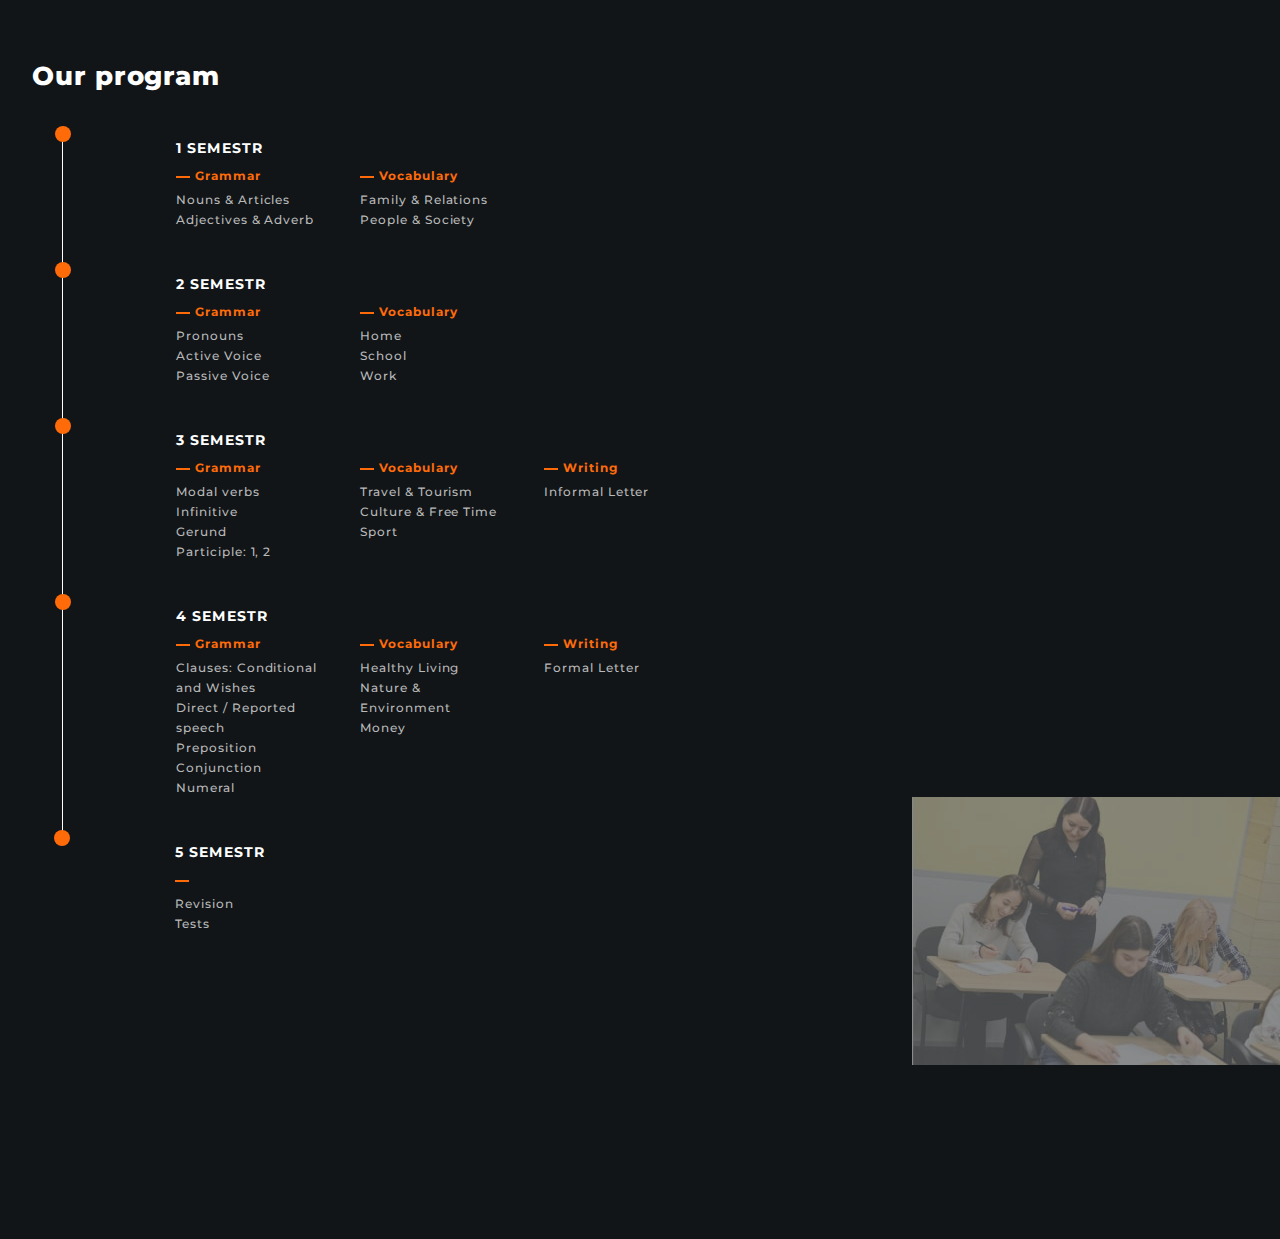
<file: index.html>
<!DOCTYPE html>
<html lang="en">

<head>
  <meta charset="UTF-8">
  <meta http-equiv="X-UA-Compatible" content="IE=edge">
  <meta name="viewport" content="width=device-width, initial-scale=1.0">
  <link rel="preconnect" href="https://fonts.googleapis.com">
  <link rel="preconnect" href="https://fonts.gstatic.com" crossorigin>
  <link href="https://fonts.googleapis.com/css2?family=Montserrat:wght@500;700;800&display=swap" rel="stylesheet">
  <link rel="stylesheet" href="./css/main.css" />
  <title>Document</title>
</head>

<body>
  <section class="program">
    <div class="conteiner__program">
      <h2 class="section-title">Our program</h2>

      <ul class="program-list">
        <li class="program-list__item">
          <h3 class="semestr-list__title">
            <span class="semestr-list__numbers">1</span> semestr
          </h3>
          <ul class="semestr-list">
            <li class="semestr-list__item">
              <h4 class="grammar">Grammar</h4>
              <ul class="grammar-list">
                <li>
                  <p class="grammar-list__item">Nouns & Articles</p>
                </li>
                <li>
                  <p class="grammar-list__item">Adjectives & Adverb</p>
                </li>
              </ul>
            </li>
            <li class="semestr-list__item">
              <h4 class="vocabulary">Vocabulary</h4>
              <ul class="vocabulary-list">
                <li>
                  <p class="vocabulary-list__item">Family & Relations</p>
                </li>
                <li>
                  <p class="vocabulary-list__item">People & Society</p>
                </li>
              </ul>
            </li>
          </ul>
        </li>

        <li class="program-list__item">
          <h3 class="semestr-list__title">
            <span class="semestr-list__numbers">2</span> semestr
          </h3>
          <ul class="semestr-list">
            <li class="semestr-list__item">

              <h4 class="grammar">Grammar</h4>
              <ul class="grammar-list">
                <li>
                  <p class="grammar-list__item">Pronouns</p>
                </li>
                <li>
                  <p class="grammar-list__item">Active Voice</p>
                </li>
                <li>
                  <p class="grammar-list__item">Passive Voice</p>
                </li>
              </ul>
            </li>
            <li class="semestr-list__item">
              <h4 class="vocabulary">Vocabulary</h4>
              <ul class="vocabulary-list">
                <li>
                  <p class="vocabulary-list__item">Home</p>
                </li>
                <li>
                  <p class="vocabulary-list__item">School</p>
                </li>
                <li>
                  <p class="vocabulary-list__item">Work</p>
                </li>
              </ul>
            </li>
          </ul>
        </li>

        <li class="program-list__item">
          <h3 class="semestr-list__title">
            <span class="semestr-list__numbers">3</span> semestr
          </h3>
          <ul class="semestr-list">
            <li class="semestr-list__item">
              <h4 class="grammar">Grammar</h4>
              <ul class="grammar-list">
                <li>
                  <p class="grammar-list__item">Modal verbs</p>
                </li>
                <li>
                  <p class="grammar-list__item">Infinitive</p>
                </li>
                <li>
                  <p class="grammar-list__item">Gerund</p>
                </li>
                <li>
                  <p class="grammar-list__item">Participle: 1, 2</p>
                </li>
              </ul>
            </li>
            <li class="semestr-list__item">
              <h4 class="vocabulary">Vocabulary</h4>
              <ul class="vocabulary-list">
                <li>
                  <p class="vocabulary-list__item">Travel & Tourism
                </li>
                <li>
                  <p class="vocabulary-list__item">Culture & Free Time</p>
                </li>
                <li>
                  <p class="vocabulary-list__item">Sport</p>
                </li>
              </ul>
            </li>
            <li class="semestr-list__item">
              <h4 class="writing">Writing</h4>
              <ul class="writing-list">
                <li>
                  <p class="writing-list__item">Informal Letter</p>
                </li>
              </ul>
            </li>
          </ul>
        </li>

        <li class="program-list__item">
          <h3 class="semestr-list__title">
            <span class="semestr-list__numbers">4</span> semestr
          </h3>
          <ul class="semestr-list">
            <li class="semestr-list__item">
              <h4 class="grammar">Grammar</h4>
              <ul class="grammar-list">
                <li>
                  <p class="grammar-list__item">Clauses: Conditional and Wishes</p>
                </li>
                <li>
                  <p class="grammar-list__item">Direct / Reported speech</p>
                </li>
                <li>
                  <p class="grammar-list__item">Preposition</p>
                </li>
                <li>
                  <p class="grammar-list__item">Conjunction</p>
                </li>
                <li>
                  <p class="grammar-list__item">Numeral</p>
                </li>
              </ul>
            </li>
            <li class="semestr-list__item">
              <h4 class="vocabulary">Vocabulary</h4>
              <ul class="vocabulary-list">
                <li>
                  <p class="vocabulary-list__item">Healthy Living
                </li>
                <li>
                  <p class="vocabulary-list__item">Nature & Environment</p>
                </li>
                <li>
                  <p class="vocabulary-list__item">Money</p>
                </li>
              </ul>
            </li>
            <li class="semestr-list__item">
              <h4 class="writing">Writing</h4>
              <ul class="writing-list">
                <li>
                  <p class="writing-list__item">Formal Letter</p>
                </li>
              </ul>
            </li>
          </ul>
        </li>

        <li class="program-list__item">
          <h3 class="semestr-list__title">
            <span class="semestr-list__numbers">5</span> semestr
          </h3>
          <ul class="semestr-list">
            <li class="semestr-list__item">
              <h4 class="grammar"></h4>
              <ul class="grammar-list">
                <li>
                  <p class="grammar-list__item">Revision</p>
                </li>
                <li>
                  <p class="grammar-list__item">Tests</p>
                </li>
          </ul>
        </li>
      </ul>
      </li>
      </ul>
    </div>
  </section>
</body>

</html>
</file>
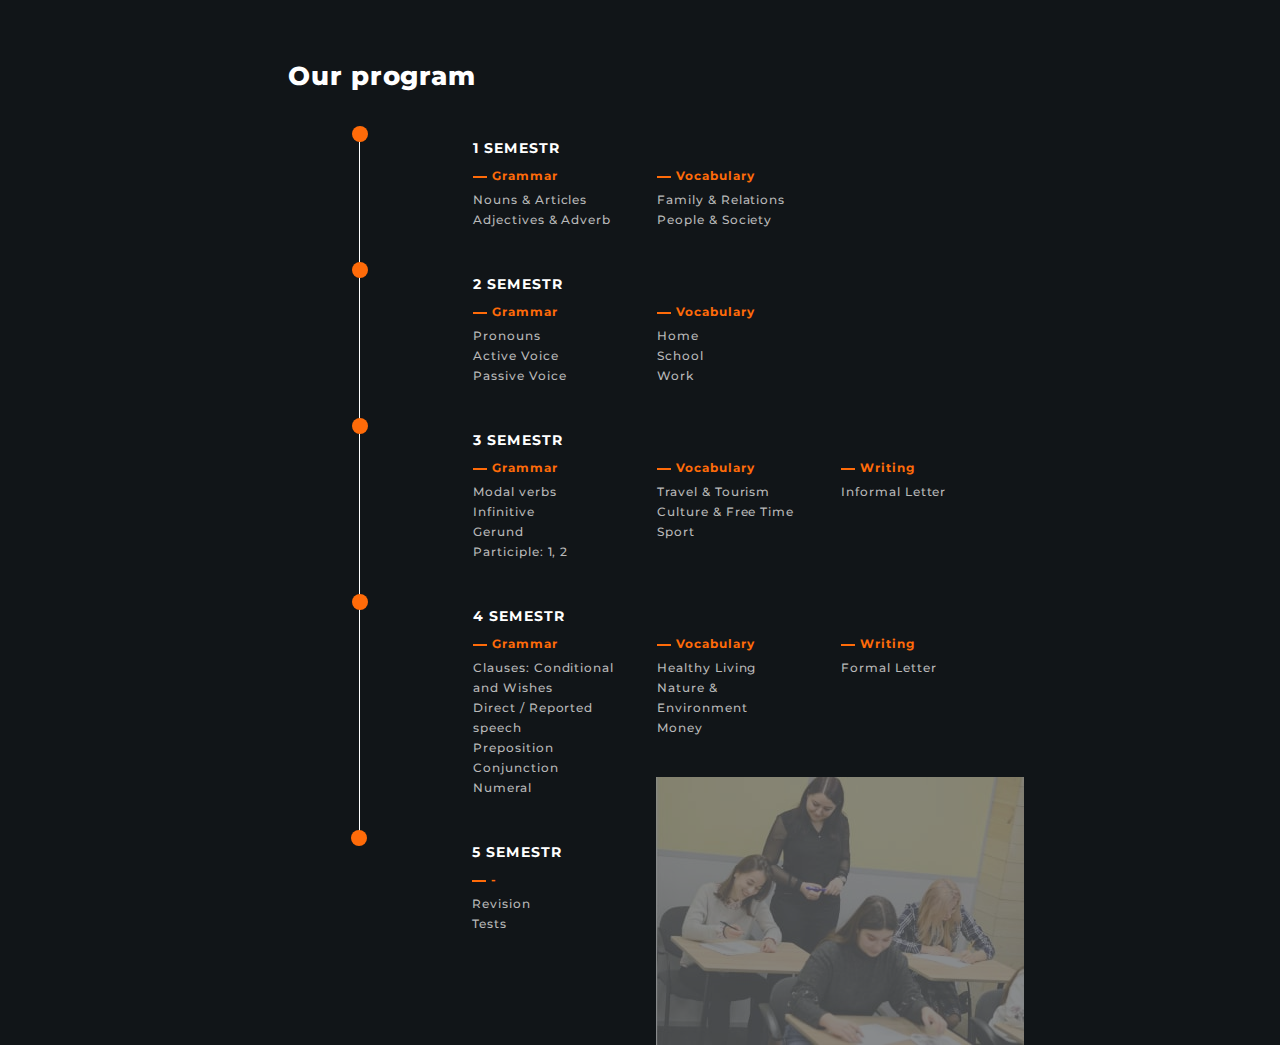
<file: programm.html>
<!DOCTYPE html>
<html lang="en">

<head>
  <meta charset="UTF-8">
  <meta http-equiv="X-UA-Compatible" content="IE=edge">
  <meta name="viewport" content="width=device-width, initial-scale=1.0">
  <link rel="preconnect" href="https://fonts.googleapis.com">
  <link rel="preconnect" href="https://fonts.gstatic.com" crossorigin>
  <link href="https://fonts.googleapis.com/css2?family=Montserrat:wght@500;700;800&display=swap" rel="stylesheet">
  <link rel="stylesheet" href="./css/main.min.css" />
  <title>Document</title>
</head>

<body>
  <section class="program">
    <div class="conteiner__program">
      <h2 class="section-title">Our program</h2>

      <ul class="program-list">
        <li class="program-list__item">
          <h3 class="semestr-list__title">
            <span class="semestr-list__numbers">1</span> semestr
          </h3>
          <ul class="semestr-list">
            <li class="semestr-list__item">
              <h4 class="grammar">Grammar</h4>
              <ul class="grammar-list">
                <li>
                  <p class="grammar-list__item">Nouns & Articles</p>
                </li>
                <li>
                  <p class="grammar-list__item">Adjectives & Adverb</p>
                </li>
              </ul>
            </li>
            <li class="semestr-list__item">
              <h4 class="vocabulary">Vocabulary</h4>
              <ul class="vocabulary-list">
                <li>
                  <p class="vocabulary-list__item">Family & Relations</p>
                </li>
                <li>
                  <p class="vocabulary-list__item">People & Society</p>
                </li>
              </ul>
            </li>
          </ul>
        </li>

        <li class="program-list__item">
          <h3 class="semestr-list__title">
            <span class="semestr-list__numbers">2</span> semestr
          </h3>
          <ul class="semestr-list">
            <li class="semestr-list__item">

              <h4 class="grammar">Grammar</h4>
              <ul class="grammar-list">
                <li>
                  <p class="grammar-list__item">Pronouns</p>
                </li>
                <li>
                  <p class="grammar-list__item">Active Voice</p>
                </li>
                <li>
                  <p class="grammar-list__item">Passive Voice</p>
                </li>
              </ul>
            </li>
            <li class="semestr-list__item">
              <h4 class="vocabulary">Vocabulary</h4>
              <ul class="vocabulary-list">
                <li>
                  <p class="vocabulary-list__item">Home</p>
                </li>
                <li>
                  <p class="vocabulary-list__item">School</p>
                </li>
                <li>
                  <p class="vocabulary-list__item">Work</p>
                </li>
              </ul>
            </li>
          </ul>
        </li>

        <li class="program-list__item">
          <h3 class="semestr-list__title">
            <span class="semestr-list__numbers">3</span> semestr
          </h3>
          <ul class="semestr-list">
            <li class="semestr-list__item">
              <h4 class="grammar">Grammar</h4>
              <ul class="grammar-list">
                <li>
                  <p class="grammar-list__item">Modal verbs</p>
                </li>
                <li>
                  <p class="grammar-list__item">Infinitive</p>
                </li>
                <li>
                  <p class="grammar-list__item">Gerund</p>
                </li>
                <li>
                  <p class="grammar-list__item">Participle: 1, 2</p>
                </li>
              </ul>
            </li>
            <li class="semestr-list__item">
              <h4 class="vocabulary">Vocabulary</h4>
              <ul class="vocabulary-list">
                <li>
                  <p class="vocabulary-list__item">Travel & Tourism
                </li>
                <li>
                  <p class="vocabulary-list__item">Culture & Free Time</p>
                </li>
                <li>
                  <p class="vocabulary-list__item">Sport</p>
                </li>
              </ul>
            </li>
            <li class="semestr-list__item">
              <h4 class="writing">Writing</h4>
              <ul class="writing-list">
                <li>
                  <p class="writing-list__item">Informal Letter</p>
                </li>
              </ul>
            </li>
          </ul>
        </li>

        <li class="program-list__item">
          <h3 class="semestr-list__title">
            <span class="semestr-list__numbers">4</span> semestr
          </h3>
          <ul class="semestr-list">
            <li class="semestr-list__item">
              <h4 class="grammar">Grammar</h4>
              <ul class="grammar-list">
                <li>
                  <p class="grammar-list__item">Clauses: Conditional and Wishes</p>
                </li>
                <li>
                  <p class="grammar-list__item">Direct / Reported speech</p>
                </li>
                <li>
                  <p class="grammar-list__item">Preposition</p>
                </li>
                <li>
                  <p class="grammar-list__item">Conjunction</p>
                </li>
                <li>
                  <p class="grammar-list__item">Numeral</p>
                </li>
              </ul>
            </li>
            <li class="semestr-list__item">
              <h4 class="vocabulary">Vocabulary</h4>
              <ul class="vocabulary-list">
                <li>
                  <p class="vocabulary-list__item">Healthy Living
                </li>
                <li>
                  <p class="vocabulary-list__item">Nature & Environment</p>
                </li>
                <li>
                  <p class="vocabulary-list__item">Money</p>
                </li>
              </ul>
            </li>
            <li class="semestr-list__item">
              <h4 class="writing">Writing</h4>
              <ul class="writing-list">
                <li>
                  <p class="writing-list__item">Formal Letter</p>
                </li>
              </ul>
            </li>
          </ul>
        </li>

        <li class="program-list__item">
          <h3 class="semestr-list__title">
            <span class="semestr-list__numbers">5</span> semestr
          </h3>
          <ul class="semestr-list">
            <li class="semestr-list__item">
              <h4 class="grammar">-</h4>
              <ul class="grammar-list">
                <li>
                  <p class="grammar-list__item">Revision</p>
                </li>
                <li>
                  <p class="grammar-list__item">Tests</p>
                </li>
          </ul>
        </li>
      </ul>
      </li>
      </ul>
    </div>
  </section>
</body>

</html>
</file>
<file: css/main.css>
/*! modern-normalize v1.1.0 | MIT License | https://github.com/sindresorhus/modern-normalize */
/*
Document
========
*/
/**
Use a better box model (opinionated).
*/
*,
::before,
::after {
  box-sizing: border-box;
}

/**
1. Correct the line height in all browsers.
2. Prevent adjustments of font size after orientation changes in iOS.
3. Use a more readable tab size (opinionated).
*/
html {
  line-height: 1.15;
  /* 1 */
  -webkit-text-size-adjust: 100%;
  /* 2 */
  -moz-tab-size: 4;
  /* 3 */
  tab-size: 4;
  /* 3 */
}

/*
Sections
========
*/
/**
1. Remove the margin in all browsers.
2. Improve consistency of default fonts in all browsers. (https://github.com/sindresorhus/modern-normalize/issues/3)
*/
body {
  margin: 0;
  /* 1 */
  font-family: system-ui, -apple-system, "Segoe UI", Roboto, Helvetica, Arial, sans-serif, "Apple Color Emoji", "Segoe UI Emoji";
  /* 2 */
}

/*
Grouping content
================
*/
/**
1. Add the correct height in Firefox.
2. Correct the inheritance of border color in Firefox. (https://bugzilla.mozilla.org/show_bug.cgi?id=190655)
*/
hr {
  height: 0;
  /* 1 */
  color: inherit;
  /* 2 */
}

/*
Text-level semantics
====================
*/
/**
Add the correct text decoration in Chrome, Edge, and Safari.
*/
abbr[title] {
  text-decoration: underline dotted;
}

/**
Add the correct font weight in Edge and Safari.
*/
b,
strong {
  font-weight: bolder;
}

/**
1. Improve consistency of default fonts in all browsers. (https://github.com/sindresorhus/modern-normalize/issues/3)
2. Correct the odd 'em' font sizing in all browsers.
*/
code,
kbd,
samp,
pre {
  font-family: ui-monospace, SFMono-Regular, Consolas, "Liberation Mono", Menlo, monospace;
  /* 1 */
  font-size: 1em;
  /* 2 */
}

/**
Add the correct font size in all browsers.
*/
small {
  font-size: 80%;
}

/**
Prevent 'sub' and 'sup' elements from affecting the line height in all browsers.
*/
sub,
sup {
  font-size: 75%;
  line-height: 0;
  position: relative;
  vertical-align: baseline;
}

sub {
  bottom: -0.25em;
}

sup {
  top: -0.5em;
}

/*
Tabular data
============
*/
/**
1. Remove text indentation from table contents in Chrome and Safari. (https://bugs.chromium.org/p/chromium/issues/detail?id=999088, https://bugs.webkit.org/show_bug.cgi?id=201297)
2. Correct table border color inheritance in all Chrome and Safari. (https://bugs.chromium.org/p/chromium/issues/detail?id=935729, https://bugs.webkit.org/show_bug.cgi?id=195016)
*/
table {
  text-indent: 0;
  /* 1 */
  border-color: inherit;
  /* 2 */
}

/*
Forms
=====
*/
/**
1. Change the font styles in all browsers.
2. Remove the margin in Firefox and Safari.
*/
button,
input,
optgroup,
select,
textarea {
  font-family: inherit;
  /* 1 */
  font-size: 100%;
  /* 1 */
  line-height: 1.15;
  /* 1 */
  margin: 0;
  /* 2 */
}

/**
Remove the inheritance of text transform in Edge and Firefox.
*/
button,
select {
  text-transform: none;
}

/**
Correct the inability to style clickable types in iOS and Safari.
*/
button,
[type=button],
[type=reset],
[type=submit] {
  -webkit-appearance: button;
}

/**
Remove the inner border and padding in Firefox.
*/
::-moz-focus-inner {
  border-style: none;
  padding: 0;
}

/**
Restore the focus styles unset by the previous rule.
*/
:-moz-focusring {
  outline: 1px dotted ButtonText;
}

/**
Remove the additional ':invalid' styles in Firefox.
See: https://github.com/mozilla/gecko-dev/blob/2f9eacd9d3d995c937b4251a5557d95d494c9be1/layout/style/res/forms.css#L728-L737
*/
:-moz-ui-invalid {
  box-shadow: none;
}

/**
Remove the padding so developers are not caught out when they zero out 'fieldset' elements in all browsers.
*/
legend {
  padding: 0;
}

/**
Add the correct vertical alignment in Chrome and Firefox.
*/
progress {
  vertical-align: baseline;
}

/**
Correct the cursor style of increment and decrement buttons in Safari.
*/
::-webkit-inner-spin-button,
::-webkit-outer-spin-button {
  height: auto;
}

/**
1. Correct the odd appearance in Chrome and Safari.
2. Correct the outline style in Safari.
*/
[type=search] {
  -webkit-appearance: textfield;
  /* 1 */
  outline-offset: -2px;
  /* 2 */
}

/**
Remove the inner padding in Chrome and Safari on macOS.
*/
::-webkit-search-decoration {
  -webkit-appearance: none;
}

/**
1. Correct the inability to style clickable types in iOS and Safari.
2. Change font properties to 'inherit' in Safari.
*/
::-webkit-file-upload-button {
  -webkit-appearance: button;
  /* 1 */
  font: inherit;
  /* 2 */
}

/*
Interactive
===========
*/
/*
Add the correct display in Chrome and Safari.
*/
summary {
  display: list-item;
}

h1, h2, h3, h4, h5, h6, p {
  margin: 0;
}

body {
  font-family: "Montserrat", sans-serif;
  font-weight: 500;
  font-size: 18px;
  line-height: 1.56;
  letter-spacing: 0.08em;
  color: #FFFFFF;
}

ul,
ol {
  list-style: none;
  padding: 0;
  margin: 0;
}

img {
  display: block;
  max-width: 100%;
  height: auto;
}

.container {
  margin: 0 auto;
  width: 100%;
  padding-left: 20px;
  padding-right: 20px;
}
@media screen and (min-width: 480px) {
  .container {
    width: 480px;
  }
}
@media screen and (min-width: 768px) {
  .container {
    padding-left: 32px;
    padding-right: 32px;
    width: 768px;
  }
}
@media screen and (min-width: 1680px) {
  .container {
    padding-left: 16px;
    padding-right: 16px;
    width: 1680px;
  }
}

.program {
  margin: 0 auto;
  background-color: #111518;
}
@media screen and (max-width: 1679px) {
  .program {
    padding-top: 60px;
    padding-bottom: 184px;
  }
}
@media screen and (max-width: 767px) {
  .program {
    padding-top: 40px;
    margin: 0;
  }
}
@media screen and (min-width: 1680px) {
  .program {
    padding-top: 80px;
    padding-bottom: 288px;
  }
}

@media screen and (max-width: 767px) {
  .section-title {
    text-align: center;
    padding-left: 20px;
    padding-right: 20px;
    margin-bottom: 40px;
    font-weight: 800;
    font-size: 20px;
    line-height: 1.3;
    letter-spacing: 0.03em;
  }
}
@media screen and (max-width: 1679px) {
  .section-title {
    margin: 0;
    margin-bottom: 40px;
    padding-left: 32px;
    font-weight: 800;
    font-size: 26px;
    line-height: 1.3;
    letter-spacing: 0.03em;
  }
}
@media screen and (min-width: 1680px) {
  .section-title {
    margin: 0;
    margin-bottom: 88px;
    padding-left: 16px;
    font-weight: 800;
    font-size: 46px;
    line-height: 1.3;
    letter-spacing: 0.03em;
  }
}

@media screen and (min-width: 1680px) {
  .semestr-list__title {
    margin-top: 40px;
    margin-bottom: 24px;
    font-weight: 700;
    font-size: 20px;
    line-height: 2;
    letter-spacing: 0.08em;
    text-transform: uppercase;
  }
}
@media screen and (max-width: 1679px) {
  .semestr-list__title {
    padding-left: 113px;
    font-weight: 700;
    font-size: 14px;
    line-height: 2;
    letter-spacing: 0.08em;
    text-transform: uppercase;
  }
}
@media screen and (max-width: 767px) {
  .semestr-list__title {
    padding-left: 12px;
    margin-bottom: 4px;
    font-weight: 700;
    font-size: 14px;
    line-height: 2;
    letter-spacing: 0.08em;
    text-transform: uppercase;
  }
}

@media screen and (min-width: 1680px) {
  .program-list {
    position: relative;
    display: flex;
    margin: 0;
    padding: 0;
    padding-left: 156px;
    padding-right: 164px;
    margin-bottom: 127px;
  }
}
@media screen and (max-width: 1679px) {
  .program-list {
    position: relative;
    padding: 0;
    margin-left: 62px;
    padding-bottom: 120px;
  }
}
@media screen and (max-width: 767px) {
  .program-list {
    margin-bottom: 450px;
  }
}

@media screen and (min-width: 1680px) {
  .program-list__item {
    width: 240px;
  }
}
@media screen and (max-width: 1679px) {
  .program-list__item {
    position: relative;
    margin: 0;
  }
}
@media screen and (max-width: 767px) {
  .program-list__item {
    margin: 0;
    padding: 0;
    padding-top: -10px;
    padding-left: 26px;
  }
}

.program-list::before {
  background-color: #FFFFFF;
}
@media screen and (min-width: 1680px) {
  .program-list::before {
    position: absolute;
    left: 0;
    top: 0;
    content: "";
    display: block;
    width: 100%;
    height: 1px;
  }
}

@media screen and (min-width: 1680px) {
  .program-list__item::before {
    position: absolute;
    content: "";
    width: 16px;
    height: 16px;
    background: #FF6B09;
    -moz-border-radius: 8px;
    -webkit-border-radius: 8px;
    border-radius: 8px;
    transform: translate(0, -8px);
  }
}
@media screen and (max-width: 1679px) {
  .program-list__item::before {
    position: absolute;
    left: 9px;
    content: "";
    width: 16px;
    height: 16px;
    background: #FF6B09;
    -moz-border-radius: 8px;
    -webkit-border-radius: 8px;
    border-radius: 8px;
    transform: translate(-17px, -8px);
  }
}
@media screen and (max-width: 767px) {
  .program-list__item::before {
    position: absolute;
    left: 0;
    content: "";
    width: 12px;
    height: 12px;
    background: #FF6B09;
    -moz-border-radius: 6px;
    -webkit-border-radius: 6px;
    border-radius: 6px;
    transform: translate(-6px, -8px);
  }
}

@media screen and (min-width: 1680px) {
  .program-list__item:not(:last-child) {
    margin-right: 40px;
  }
}
@media screen and (max-width: 1679px) {
  .program-list__item:not(:last-child) {
    margin: 0;
    padding-bottom: 40px;
    border-left-width: 1px;
    border-left-style: solid;
    border-left-color: #FFFFFF;
  }
}
@media screen and (max-width: 767px) {
  .program-list__item:not(:last-child) {
    margin: 0;
    padding-bottom: 40px;
    border-left-width: 1px;
    border-left-style: solid;
    border-left-color: #FFFFFF;
  }
}

@media screen and (min-width: 1680px) {
  .semestr-list {
    display: flex;
    flex-direction: column;
  }
}
@media screen and (max-width: 1679px) {
  .semestr-list {
    display: flex;
    margin-top: 4px;
    padding: 0;
    padding-left: 113px;
  }
}
@media screen and (max-width: 767px) {
  .semestr-list {
    flex-direction: column;
    margin-top: 4px;
    margin-left: -15px;
    padding-left: 26px;
  }
}

@media screen and (max-width: 1679px) {
  .semestr-list__item:not(:last-child) {
    width: 152px;
    margin-right: 32px;
  }
}

.grammar,
.vocabulary,
.writing {
  color: #FF6B09;
}
@media screen and (min-width: 1680px) {
  .grammar,
.vocabulary,
.writing {
    display: block;
    margin-top: 24px;
    margin-bottom: 8px;
    font-weight: 700;
    font-size: 20px;
    line-height: 1.65;
    letter-spacing: 0.08em;
  }
}
@media screen and (max-width: 1679px) {
  .grammar,
.vocabulary,
.writing {
    display: block;
    margin-bottom: 4px;
    font-weight: 700;
    font-size: 12px;
    line-height: 1.67;
    letter-spacing: 0.08em;
  }
}
@media screen and (max-width: 767px) {
  .grammar,
.vocabulary,
.writing {
    display: block;
    margin-bottom: 4px;
    font-weight: 700;
    font-size: 12px;
    line-height: 1.65;
    letter-spacing: 0.08em;
  }
}

.grammar::before,
.vocabulary::before,
.writing::before {
  content: "";
  display: inline-block;
  vertical-align: middle;
  width: 14px;
  height: 2px;
  margin-right: 5px;
  background-color: #FF6B09;
}

.grammar-list__item,
.vocabulary-list__item,
.writing-list__item {
  color: #B9B9B9;
}
@media screen and (max-width: 1679px) {
  .grammar-list__item,
.vocabulary-list__item,
.writing-list__item {
    font-style: normal;
    font-weight: 500;
    font-size: 12px;
    line-height: 1.67;
    letter-spacing: 0.08em;
  }
}
@media screen and (min-width: 1680px) {
  .grammar-list__item,
.vocabulary-list__item,
.writing-list__item {
    font-style: normal;
    font-weight: 500;
    font-size: 18px;
    line-height: 1.56;
    letter-spacing: 0.08em;
  }
}

@media screen and (min-width: 1680px) {
  .semestr-list__numbers {
    font-weight: 700;
    font-size: 30px;
    line-height: 0.93;
    letter-spacing: 0.08em;
    text-transform: uppercase;
  }
}
@media screen and (max-width: 1679px) {
  .semestr-list__numbers {
    font-weight: 700;
    font-size: 14px;
    line-height: 2;
    letter-spacing: 0.08em;
    text-transform: uppercase;
  }
}

.program-list::after {
  opacity: 0.5;
}
@media screen and (max-width: 1679px) {
  .program-list::after {
    position: absolute;
    content: "";
    right: 0;
    bottom: -10px;
    width: 368px;
    height: 268px;
    background-repeat: no-repeat;
    background-position: top;
    background-size: cover;
    background-image: url("../images/program-tablet-min.jpg");
  }
}
@media screen and (max-width: 1679px) and (min-device-pixel-ratio: 2), screen and (max-width: 1679px) and (min-resolution: 192dpi), screen and (max-width: 1679px) and (min-resolution: 2dppx) {
  .program-list::after {
    background-image: url("../images/program-mobile@2x-min.jpg");
  }
}
@media screen and (min-width: 1680px) {
  .program-list::after {
    position: absolute;
    content: "";
    width: 684px;
    height: 381px;
    bottom: -57px;
    left: 0;
    transform: translateY(207px);
    background-repeat: no-repeat;
    background-position: top;
    background-size: cover;
    background-image: url("../images/program-desktop-min.jpg");
  }
}
@media screen and (min-width: 1680px) and (min-device-pixel-ratio: 2), screen and (min-width: 1680px) and (min-resolution: 192dpi), screen and (min-width: 1680px) and (min-resolution: 2dppx) {
  .program-list::after {
    background-image: url("../images/program-desktop@2x-min.jpg");
  }
}
@media screen and (max-width: 767px) {
  .program-list::after {
    position: absolute;
    content: "";
    right: 0;
    bottom: -35px;
    width: 150px;
    height: 137px;
    background-repeat: no-repeat;
    background-position: center;
    background-size: cover;
    background-image: url("../images/program-mobile-min.jpg");
  }
}
@media screen and (max-width: 767px) and (min-device-pixel-ratio: 2), screen and (max-width: 767px) and (min-resolution: 192dpi), screen and (max-width: 767px) and (min-resolution: 2dppx) {
  .program-list::after {
    background-image: url("../images/program-mobile@2x-min.jpg");
  }
}

.benefits {
  display: flex;
}
@media screen and (max-width: 767px) {
  .benefits {
    margin-top: 40px;
    transform: translateY(-600px);
    margin-bottom: -600px;
  }
}
@media screen and (min-width: 768px) {
  .benefits {
    margin-bottom: -175px;
    transform: translateY(-175px);
  }
}
@media screen and (min-width: 1680px) {
  .benefits {
    height: 191px;
    margin-bottom: 86px;
    transform: translateY(-150px);
  }
}

.benefits__title {
  text-align: left;
  font-weight: 800;
  font-size: 20px;
  line-height: 1.36;
  letter-spacing: 0.03em;
  color: #FFFFFF;
}
@media screen and (max-width: 767px) {
  .benefits__title {
    margin: 0;
    margin-bottom: 32px;
    width: 180px;
    height: 50px;
    text-align: left;
  }
}
@media screen and (min-width: 768px) {
  .benefits__title {
    margin: 0;
    padding: 40px 98px 25px 98px;
    text-align: left;
  }
}
@media screen and (min-width: 1680px) {
  .benefits__title {
    display: none;
    padding-top: 80px;
    padding-bottom: 80px;
    width: 50vw;
    font-size: 46px;
  }
}

.benefits__title-accent {
  color: #FF6B09;
}

.benefits__list {
  margin: 0 auto;
  padding: 20px 12px 24px 32px;
  max-width: 280px;
  display: flex;
  flex-direction: column;
  justify-content: space-between;
  color: #000000;
  background-color: #ffffff;
  background: #FFFFFF;
  box-shadow: -5px 8px 26px rgba(0, 0, 0, 0.04);
  counter-reset: inventory;
}
@media screen and (min-width: 480px) {
  .benefits__list {
    padding-bottom: 24px;
    padding-top: 20px;
    max-width: 450px;
    display: flex;
    flex-wrap: wrap;
    flex-direction: row;
    justify-content: flex-start;
  }
}
@media screen and (min-width: 768px) {
  .benefits__list {
    padding: 32px 80px 32px 80px;
    max-width: 704px;
    display: flex;
    flex-wrap: wrap;
    flex-direction: row;
    justify-content: flex-start;
  }
}
@media screen and (min-width: 1280px) {
  .benefits__list {
    max-width: 1210px;
    padding-bottom: 45px;
    padding-top: 45px;
  }
}
@media screen and (min-width: 1680px) {
  .benefits__list {
    max-width: 1648px;
    padding: 60px 192px 60px 140px;
  }
}

.benefits__item {
  flex-direction: column;
  font-weight: 700;
  font-size: 20px;
  line-height: 1.4;
  letter-spacing: 0.08em;
  color: #111518;
  list-style: none;
  text-decoration: none;
}
@media screen and (max-width: 767px) {
  .benefits__item {
    margin-bottom: 40px;
  }
}
@media screen and (min-width: 768px) {
  .benefits__item {
    flex-basis: calc(50% - 30px);
    margin-left: 30px;
  }
}
@media screen and (min-width: 1680px) {
  .benefits__item {
    flex-basis: calc(33.3333333333% - 30px);
    margin-left: 30px;
    margin-bottom: 40px;
    width: 300px;
  }
}

.benefits__item-line {
  width: 25px;
  height: 2px;
  background-color: #ff6b08;
}

.benefits__text::before {
  margin-bottom: 8px;
  counter-increment: inventory;
  content: "0" counter(inventory);
  display: block;
  font-weight: 700;
  font-size: 20px;
  line-height: 1.65;
  transform: translatex(37px);
  color: #ff6b08;
}

.benefits__text {
  font-weight: 700;
  font-size: 20px;
  line-height: 1.2;
  letter-spacing: 0.08em;
  color: #111518;
  transform: translateY(-17px);
}
@media screen and (min-width: 768px) {
  .benefits__text {
    font-size: 14px;
    line-height: 1.43;
  }
}
@media screen and (min-width: 1680px) {
  .benefits__text {
    font-size: 20px;
    line-height: 1.4;
  }
}/*# sourceMappingURL=main.css.map */
</file>
<file: css/main.min.css>
h1,h2,h3,h4,h5,h6,p{margin:0}body{margin:0;font-family:"Montserrat",sans-serif;font-weight:500;font-size:18px;line-height:1.56;letter-spacing:.08em;color:#fff;background-color:#111518}ul,ol{list-style:none;padding:0;margin:0}img{display:block;max-width:100%;height:auto}.conteiner__program{margin:0 auto}@media screen and (min-width: 480px){.conteiner__program{width:480px}}@media screen and (min-width: 768px){.conteiner__program{width:768px}}@media screen and (min-width: 1680px){.conteiner__program{width:1680px}}.program{margin:0;width:100%;background-color:#111518}@media screen and (max-width: 1679px){.program{padding-top:60px}}@media screen and (max-width: 767px){.program{padding-top:40px;margin:0}}@media screen and (min-width: 1680px){.program{width:1680px;padding-top:80px;padding-bottom:80px}}@media screen and (max-width: 767px){.section-title{text-align:center;padding-left:20px;padding-right:20px;margin-bottom:40px;font-weight:800;font-size:20px;line-height:1.3;letter-spacing:.03em}}@media screen and (max-width: 1679px){.section-title{margin:0;margin-bottom:40px;padding-left:32px;font-weight:800;font-size:26px;line-height:1.3;letter-spacing:.03em}}@media screen and (min-width: 1680px){.section-title{margin:0;margin-bottom:88px;padding-left:16px;font-weight:800;font-size:46px;line-height:1.3;letter-spacing:.03em}}@media screen and (min-width: 1680px){.semestr-list__title{margin-top:40px;margin-bottom:24px;font-weight:700;font-size:20px;line-height:2;letter-spacing:.08em;text-transform:uppercase}}@media screen and (max-width: 1679px){.semestr-list__title{padding-left:113px;font-weight:700;font-size:14px;line-height:2;letter-spacing:.08em;text-transform:uppercase}}@media screen and (max-width: 767px){.semestr-list__title{padding-left:12px;margin-bottom:4px;font-weight:700;font-size:14px;line-height:2;letter-spacing:.08em;text-transform:uppercase}}@media screen and (min-width: 1680px){.program-list{position:relative;display:flex;margin:0;padding:0;padding-left:156px;padding-right:164px;margin-bottom:127px}}@media screen and (max-width: 1679px){.program-list{position:relative;padding:0;margin-left:103px;padding-bottom:110px}}@media screen and (min-width: 1680px){.program-list__item{width:240px}}@media screen and (max-width: 1679px){.program-list__item{position:relative;margin:0}}@media screen and (max-width: 767px){.program-list__item{margin:0;padding:0;padding-top:-10px;padding-left:26px}}.program-list::before{background-color:#fff}@media screen and (min-width: 1680px){.program-list::before{position:absolute;left:0;top:0;content:"";display:block;width:100%;height:1px}}@media screen and (min-width: 1680px){.program-list__item::before{position:absolute;content:"";width:16px;height:16px;background:#ff6b09;-moz-border-radius:8px;-webkit-border-radius:8px;border-radius:8px;transform:translate(0, -8px)}}@media screen and (max-width: 1679px){.program-list__item::before{position:absolute;left:9px;content:"";width:16px;height:16px;background:#ff6b09;-moz-border-radius:8px;-webkit-border-radius:8px;border-radius:8px;transform:translate(-17px, -8px)}}@media screen and (max-width: 767px){.program-list__item::before{position:absolute;left:0;content:"";width:12px;height:12px;background:#ff6b09;-moz-border-radius:6px;-webkit-border-radius:6px;border-radius:6px;transform:translate(-6px, -8px)}}@media screen and (min-width: 1680px){.program-list__item:not(:last-child){margin-right:40px}}@media screen and (max-width: 1679px){.program-list__item:not(:last-child){margin:0;padding-bottom:40px;border-left-width:1px;border-left-style:solid;border-left-color:#fff}}@media screen and (max-width: 767px){.program-list__item:not(:last-child){margin:0;padding-bottom:40px;border-left-width:1px;border-left-style:solid;border-left-color:#fff}}@media screen and (min-width: 1680px){.semestr-list{display:flex;flex-direction:column}}@media screen and (max-width: 1679px){.semestr-list{display:flex;margin-top:4px;padding:0;padding-left:113px}}@media screen and (max-width: 767px){.semestr-list{flex-direction:column;margin-top:4px;margin-left:-15px;padding-left:26px}}@media screen and (max-width: 1679px){.semestr-list__item:not(:last-child){width:152px;margin-right:32px}}.grammar,.vocabulary,.writing{color:#ff6b09}@media screen and (min-width: 1680px){.grammar,.vocabulary,.writing{display:block;margin-top:24px;margin-bottom:8px;font-weight:700;font-size:20px;line-height:1.65;letter-spacing:.08em}}@media screen and (max-width: 1679px){.grammar,.vocabulary,.writing{display:block;margin-bottom:4px;font-weight:700;font-size:12px;line-height:1.67;letter-spacing:.08em}}@media screen and (max-width: 767px){.grammar,.vocabulary,.writing{display:block;margin-bottom:4px;font-weight:700;font-size:12px;line-height:1.65;letter-spacing:.08em}}.grammar::before,.vocabulary::before,.writing::before{content:"";display:inline-block;vertical-align:middle;width:14px;height:2px;margin-right:5px;background-color:#ff6b09}.grammar-list__item,.vocabulary-list__item,.writing-list__item{color:#b9b9b9}@media screen and (max-width: 1679px){.grammar-list__item,.vocabulary-list__item,.writing-list__item{font-style:normal;font-weight:500;font-size:12px;line-height:1.67;letter-spacing:.08em}}@media screen and (min-width: 1680px){.grammar-list__item,.vocabulary-list__item,.writing-list__item{font-style:normal;font-weight:500;font-size:18px;line-height:1.56;letter-spacing:.08em}}@media screen and (min-width: 1680px){.semestr-list__numbers{font-weight:700;font-size:30px;line-height:.93;letter-spacing:.08em;text-transform:uppercase}}@media screen and (max-width: 1679px){.semestr-list__numbers{font-weight:700;font-size:14px;line-height:2;letter-spacing:.08em;text-transform:uppercase}}.program-list::after{opacity:.5}@media screen and (max-width: 1679px){.program-list::after{position:absolute;content:"";right:0;bottom:0;width:368px;height:268px;background-repeat:no-repeat;background-position:top;background-size:cover;background-image:url("../images/program-tablet-min.jpg")}}@media screen and (max-width: 1679px)and (min-device-pixel-ratio: 2),screen and (max-width: 1679px)and (min-resolution: 192dpi),screen and (max-width: 1679px)and (min-resolution: 2dppx){.program-list::after{background-image:url("../images/program-mobile@2x-min.jpg")}}@media screen and (min-width: 1680px){.program-list::after{position:absolute;content:"";width:684px;height:381px;bottom:0;left:0;transform:translateY(207px);background-repeat:no-repeat;background-position:top;background-size:cover;background-image:url("../images/program-desktop-min.jpg")}}@media screen and (min-width: 1680px)and (min-device-pixel-ratio: 2),screen and (min-width: 1680px)and (min-resolution: 192dpi),screen and (min-width: 1680px)and (min-resolution: 2dppx){.program-list::after{background-image:url("../images/program-desktop@2x-min.jpg")}}@media screen and (max-width: 767px){.program-list::after{position:absolute;content:"";right:0;bottom:0;width:150px;height:137px;background-repeat:no-repeat;background-position:center;background-size:cover;background-image:url("../images/program-mobile-min.jpg")}}@media screen and (max-width: 767px)and (min-device-pixel-ratio: 2),screen and (max-width: 767px)and (min-resolution: 192dpi),screen and (max-width: 767px)and (min-resolution: 2dppx){.program-list::after{background-image:url("../images/program-mobile@2x-min.jpg")}}/*# sourceMappingURL=main.min.css.map */
</file>
